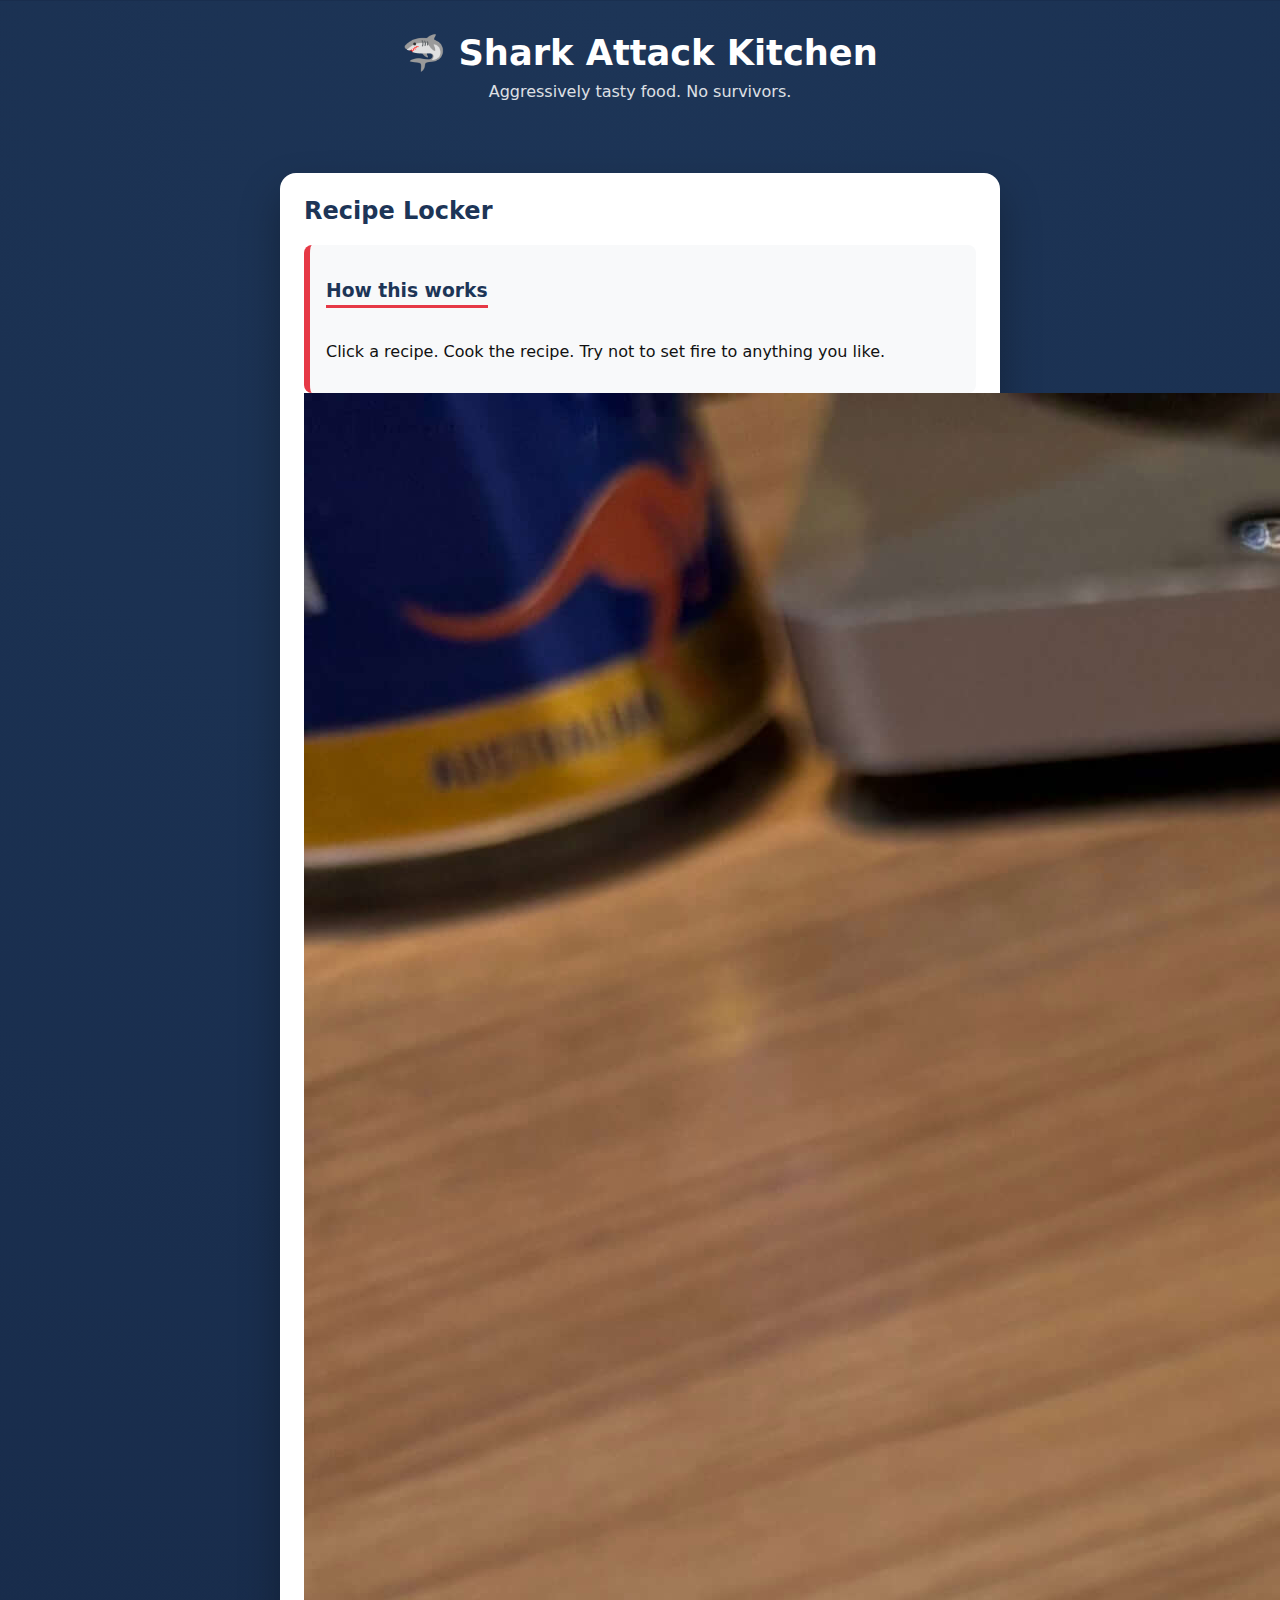
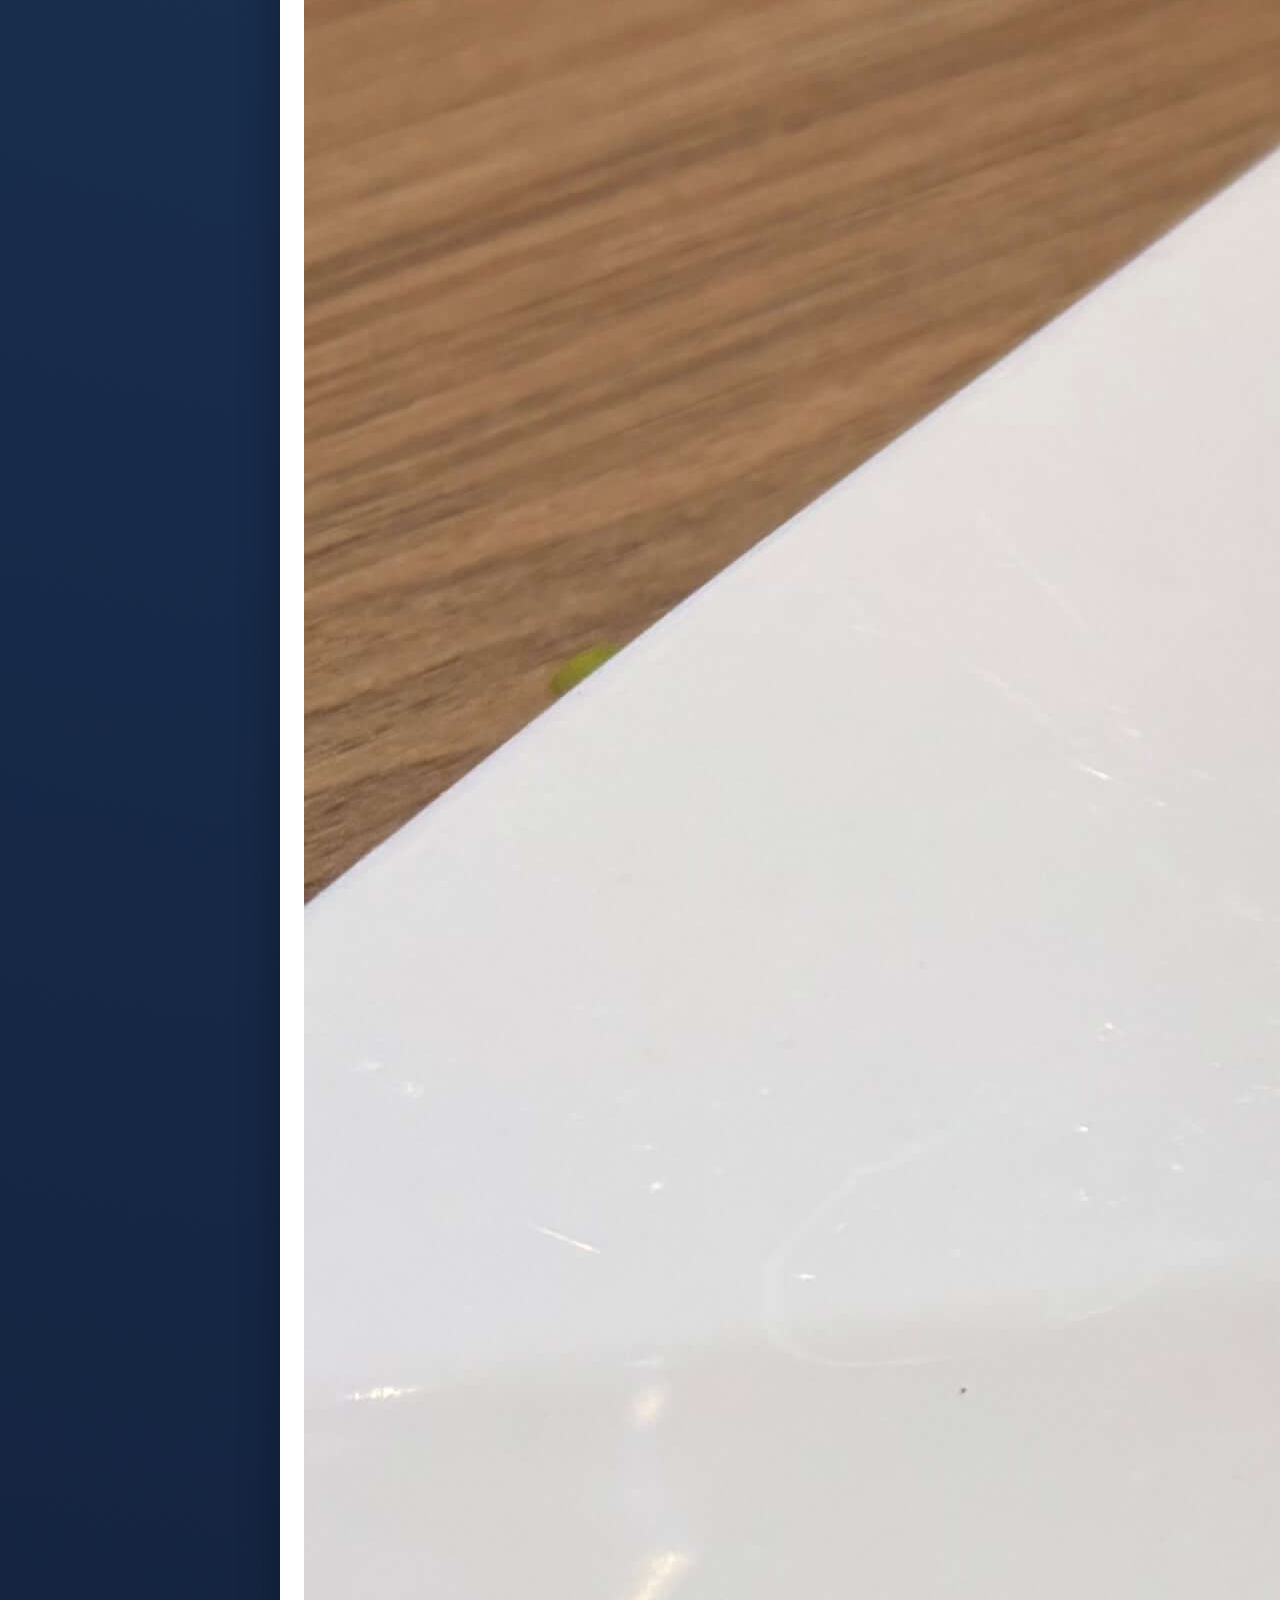
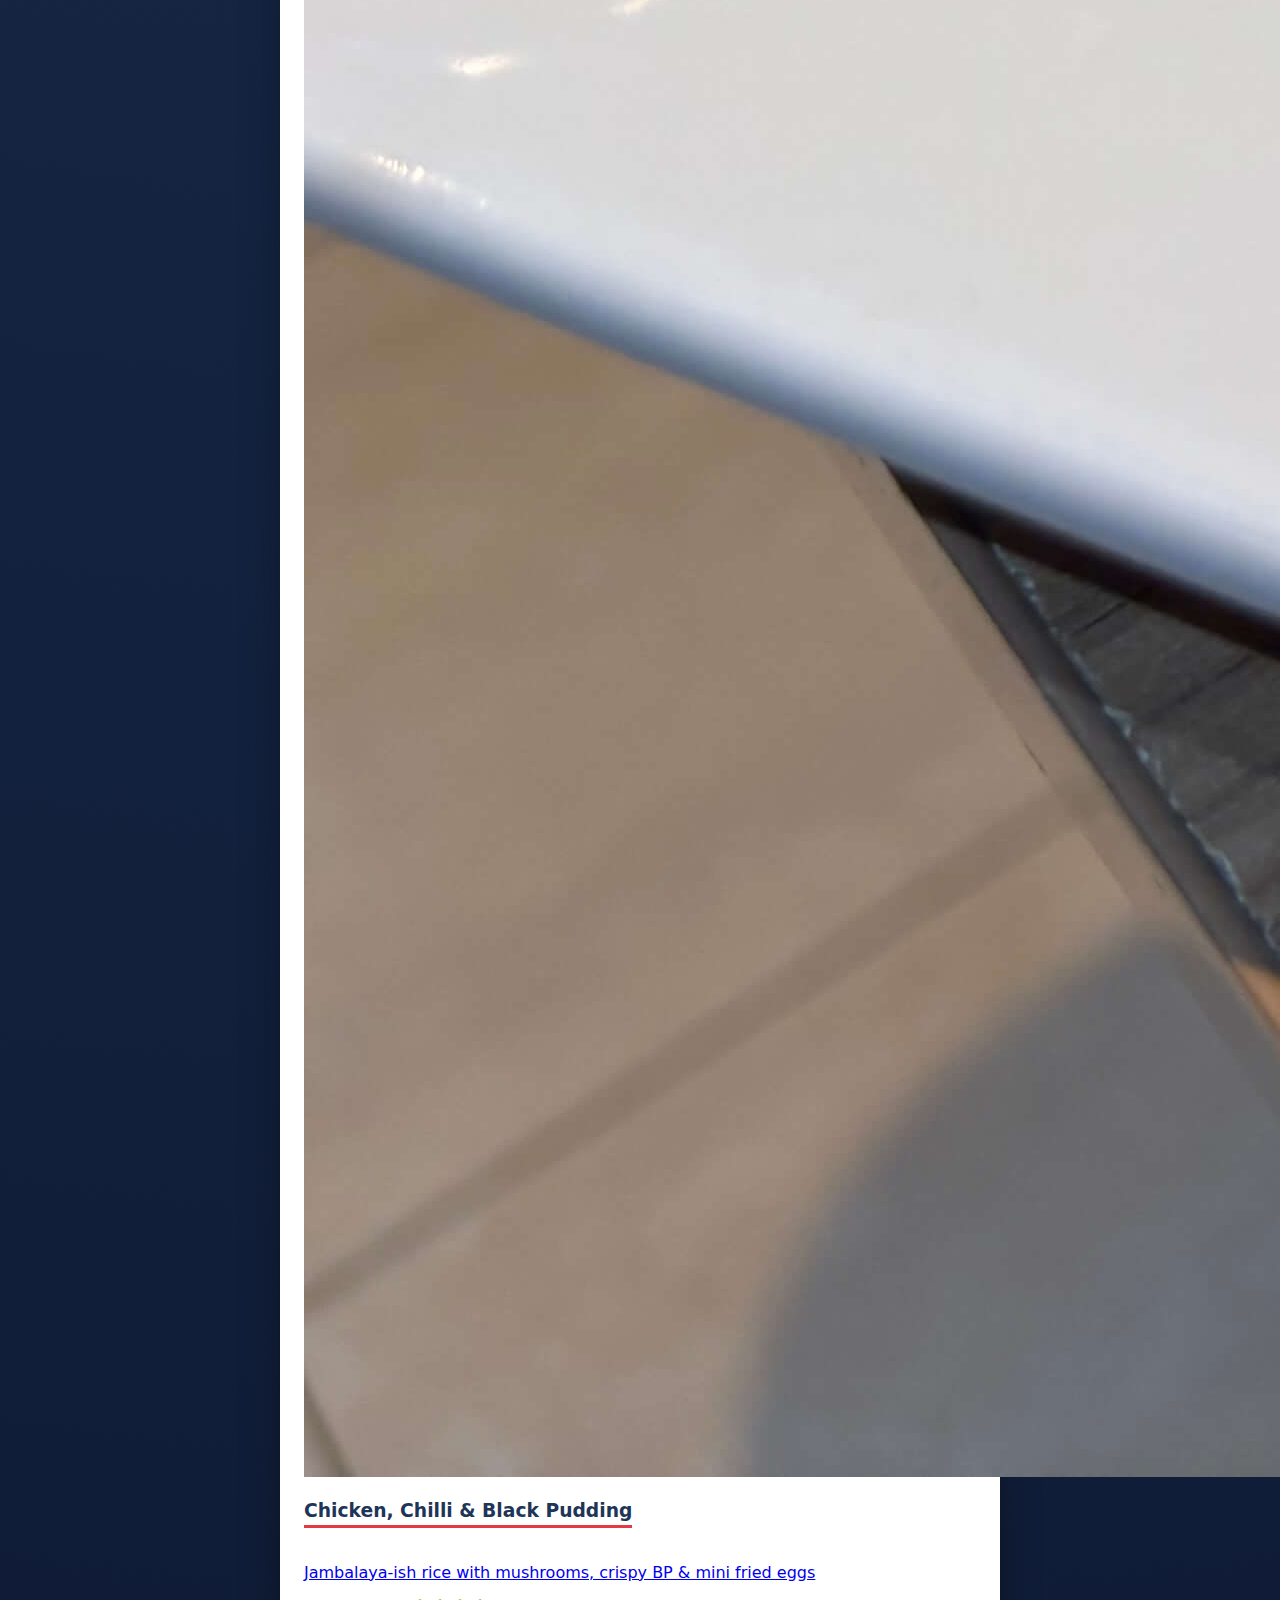
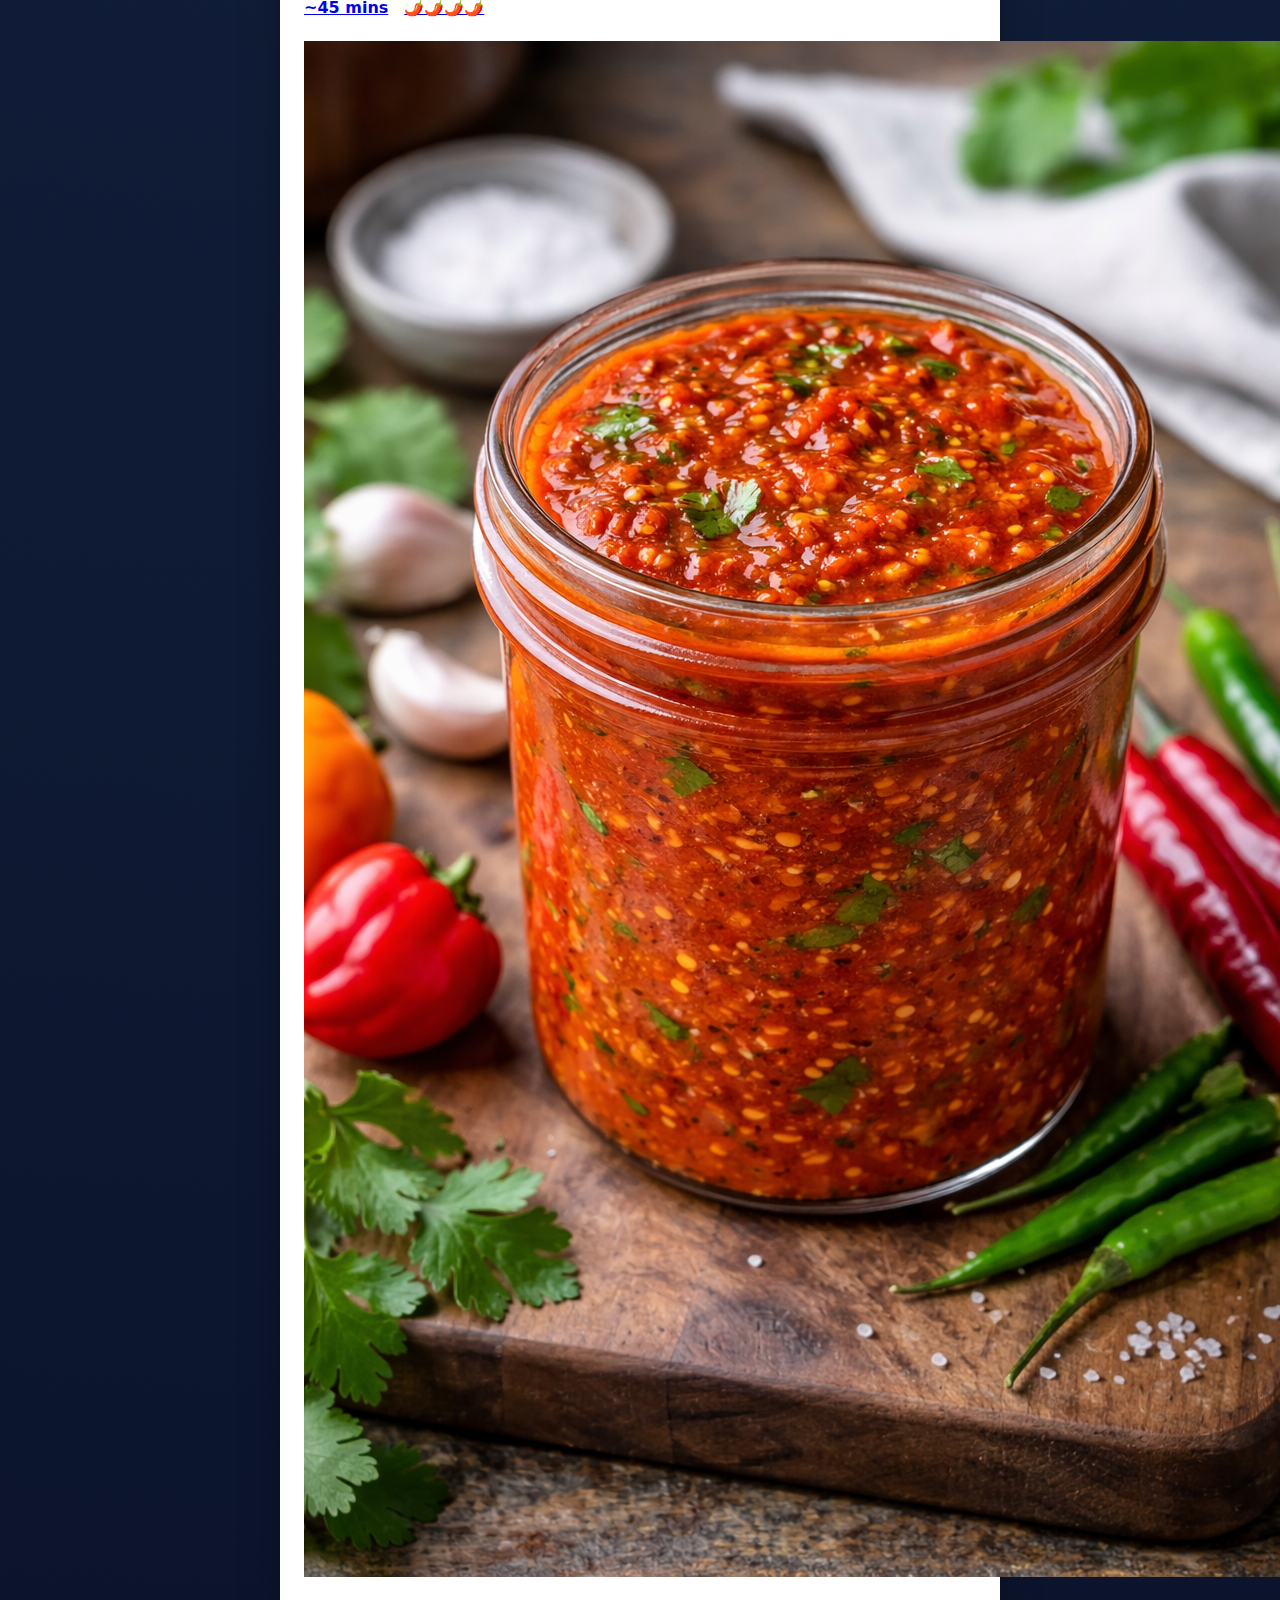
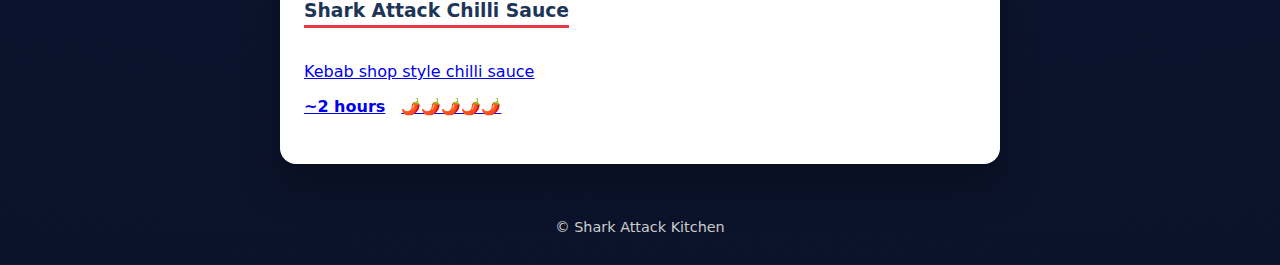
<file: index.html>
<!doctype html>
<html lang="en">
<head>
  <meta charset="utf-8" />
  <title>Shark Attack Kitchen — Recipes</title>
  <meta name="viewport" content="width=device-width, initial-scale=1" />
  <link rel="stylesheet" href="/css/styles.css" />
  <link rel="icon" href="images/favicon.png" type="image/png">
</head>
<body>

<header class="site-header">
  <h1>🦈 Shark Attack Kitchen</h1>
  <p class="tagline">Aggressively tasty food. No survivors.</p>
</header>

<main class="recipe-card">

  <h2>Recipe Locker</h2>

  <section class="notes">
    <h3>How this works</h3>
    <p>
      Click a recipe. Cook the recipe.
      Try not to set fire to anything you like.
    </p>
  </section>

  <section class="recipe-list">

  <a href="recipes/chicken-jambalayaish.html" class="recipe-tile">
    <div class="recipe-tile-image">
      <img
        src="images/chicken-jambalayaish.jpg"
        alt="Chicken, chilli and black pudding jambalaya-style rice"
      />
    </div>

    <div class="recipe-tile-content">
      <h3>Chicken, Chilli & Black Pudding</h3>
      <p class="subtitle">
        Jambalaya-ish rice with mushrooms, crispy BP &amp; mini fried eggs
      </p>
      <div class="meta">
        <span>~45 mins</span>
        <span>🌶️🌶️🌶️🌶️</span>
      </div>
    </div>
  </a>

    <a href="recipes/shark-attack-sauce.html" class="recipe-tile">
    <div class="recipe-tile-image">
      <img
        src="images/shark-attack-chilli-sauce.png"
        alt="Kebab shop style chilli sauce"
      />
    </div>

    <div class="recipe-tile-content">
      <h3>Shark Attack Chilli Sauce</h3>
      <p class="subtitle">
        Kebab shop style chilli sauce
      </p>
      <div class="meta">
        <span>~2 hours</span>
        <span>🌶️🌶️🌶️🌶️🌶️</span>
      </div>
    </div>
  </a>

</section>



</main>

<footer class="site-footer">
  <p>© Shark Attack Kitchen</p>
</footer>

</body>
</html>
</file>
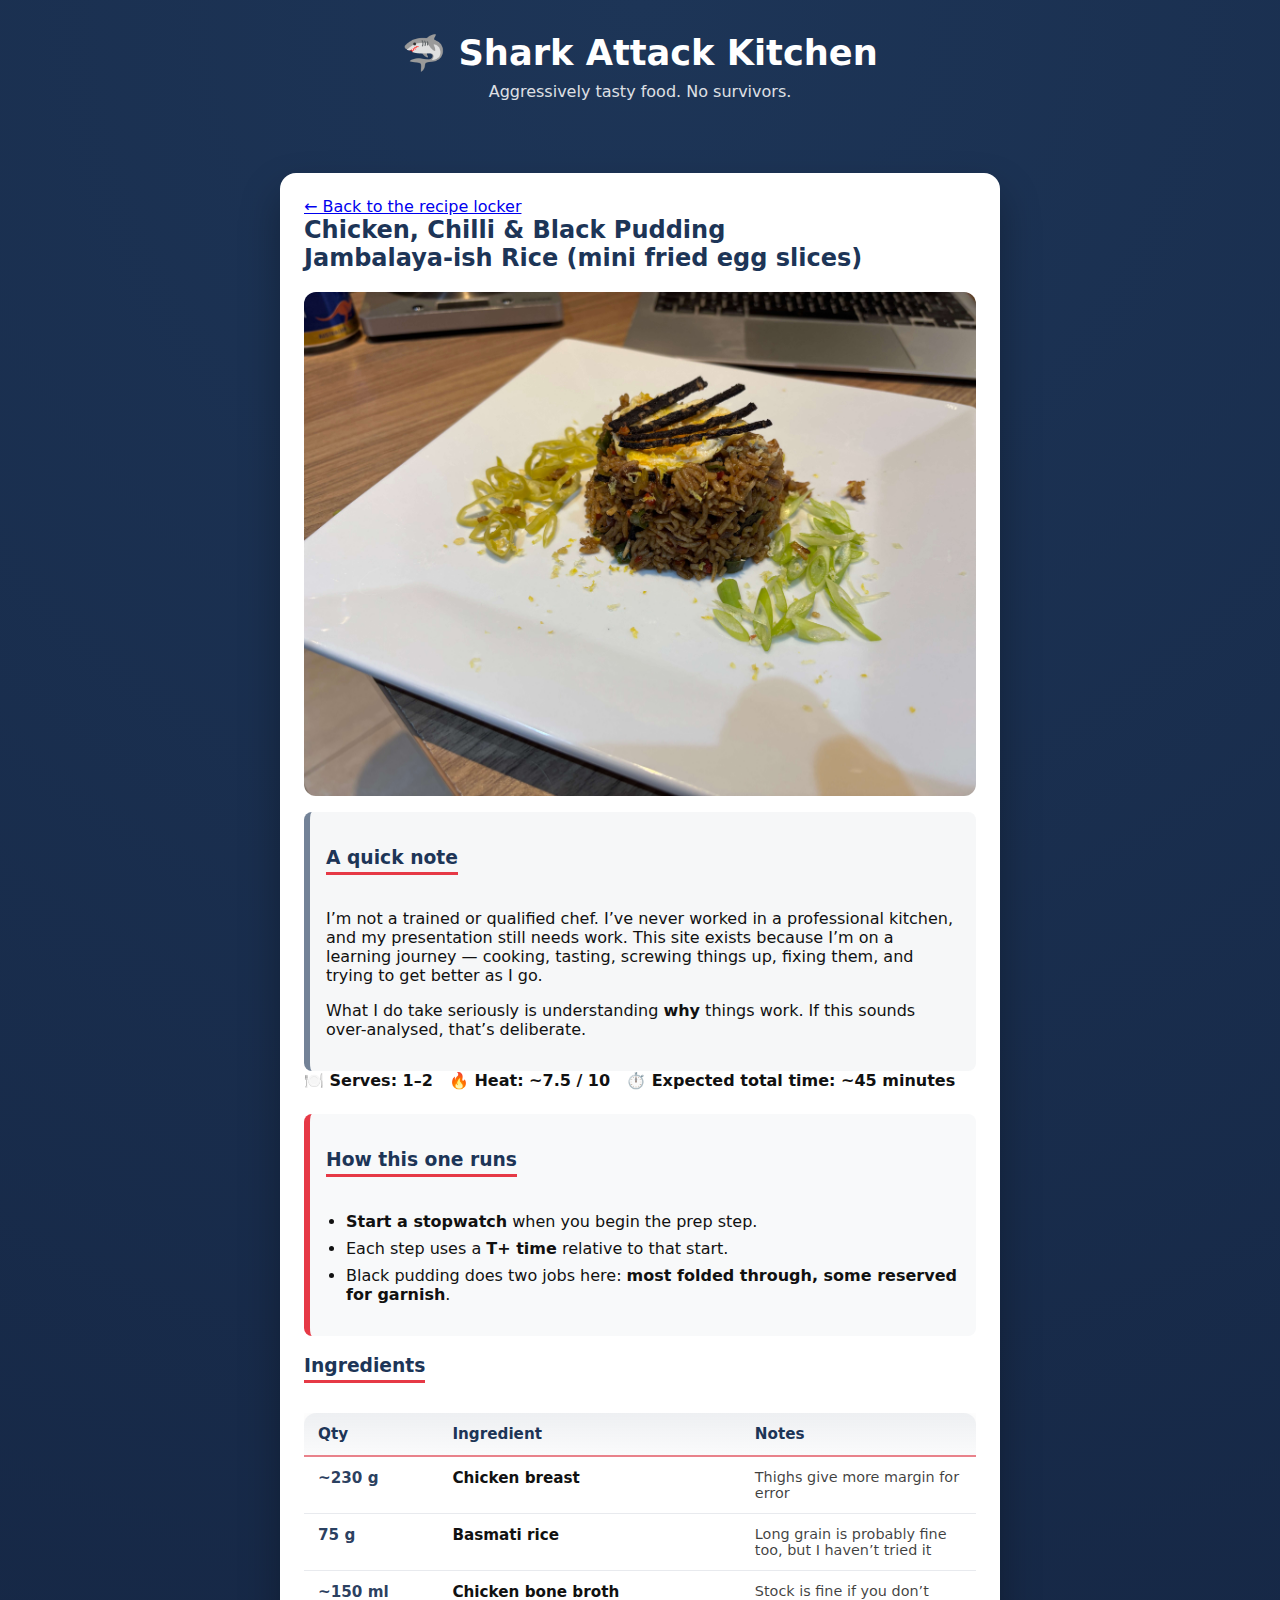
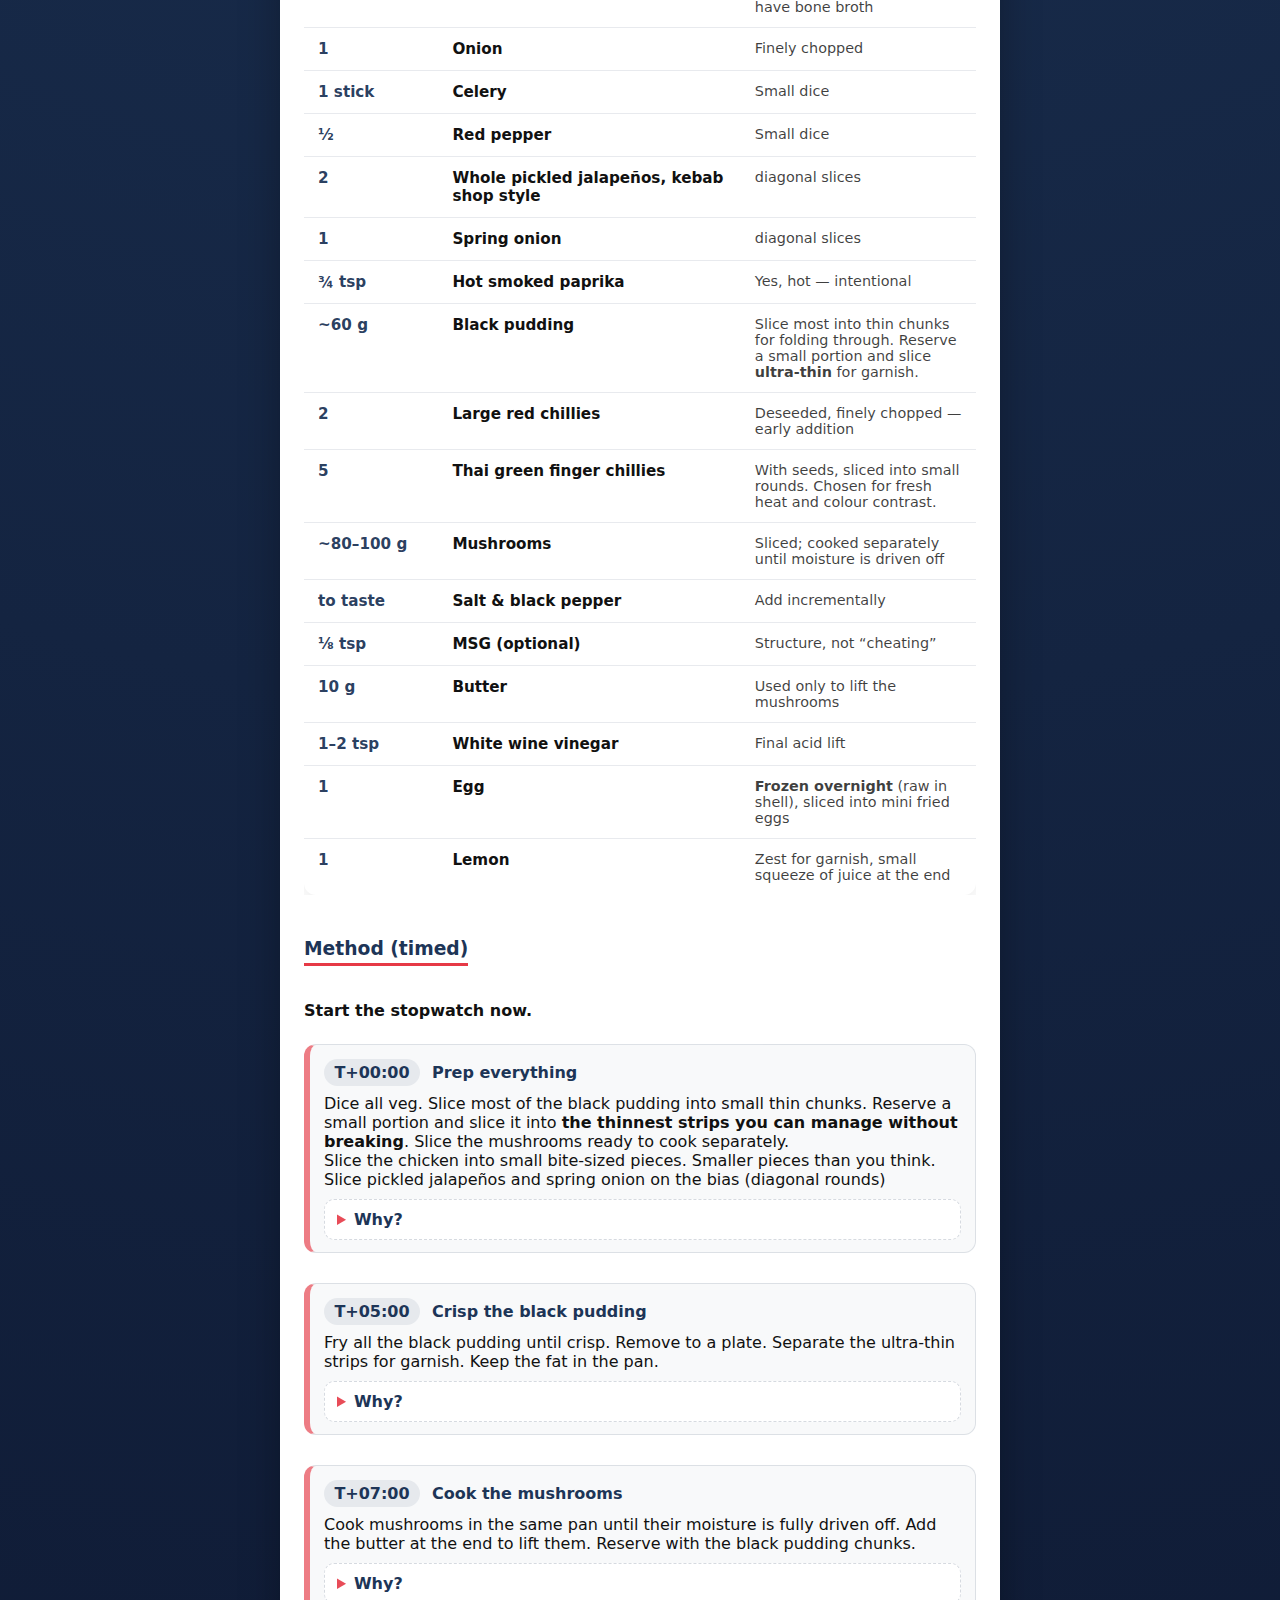
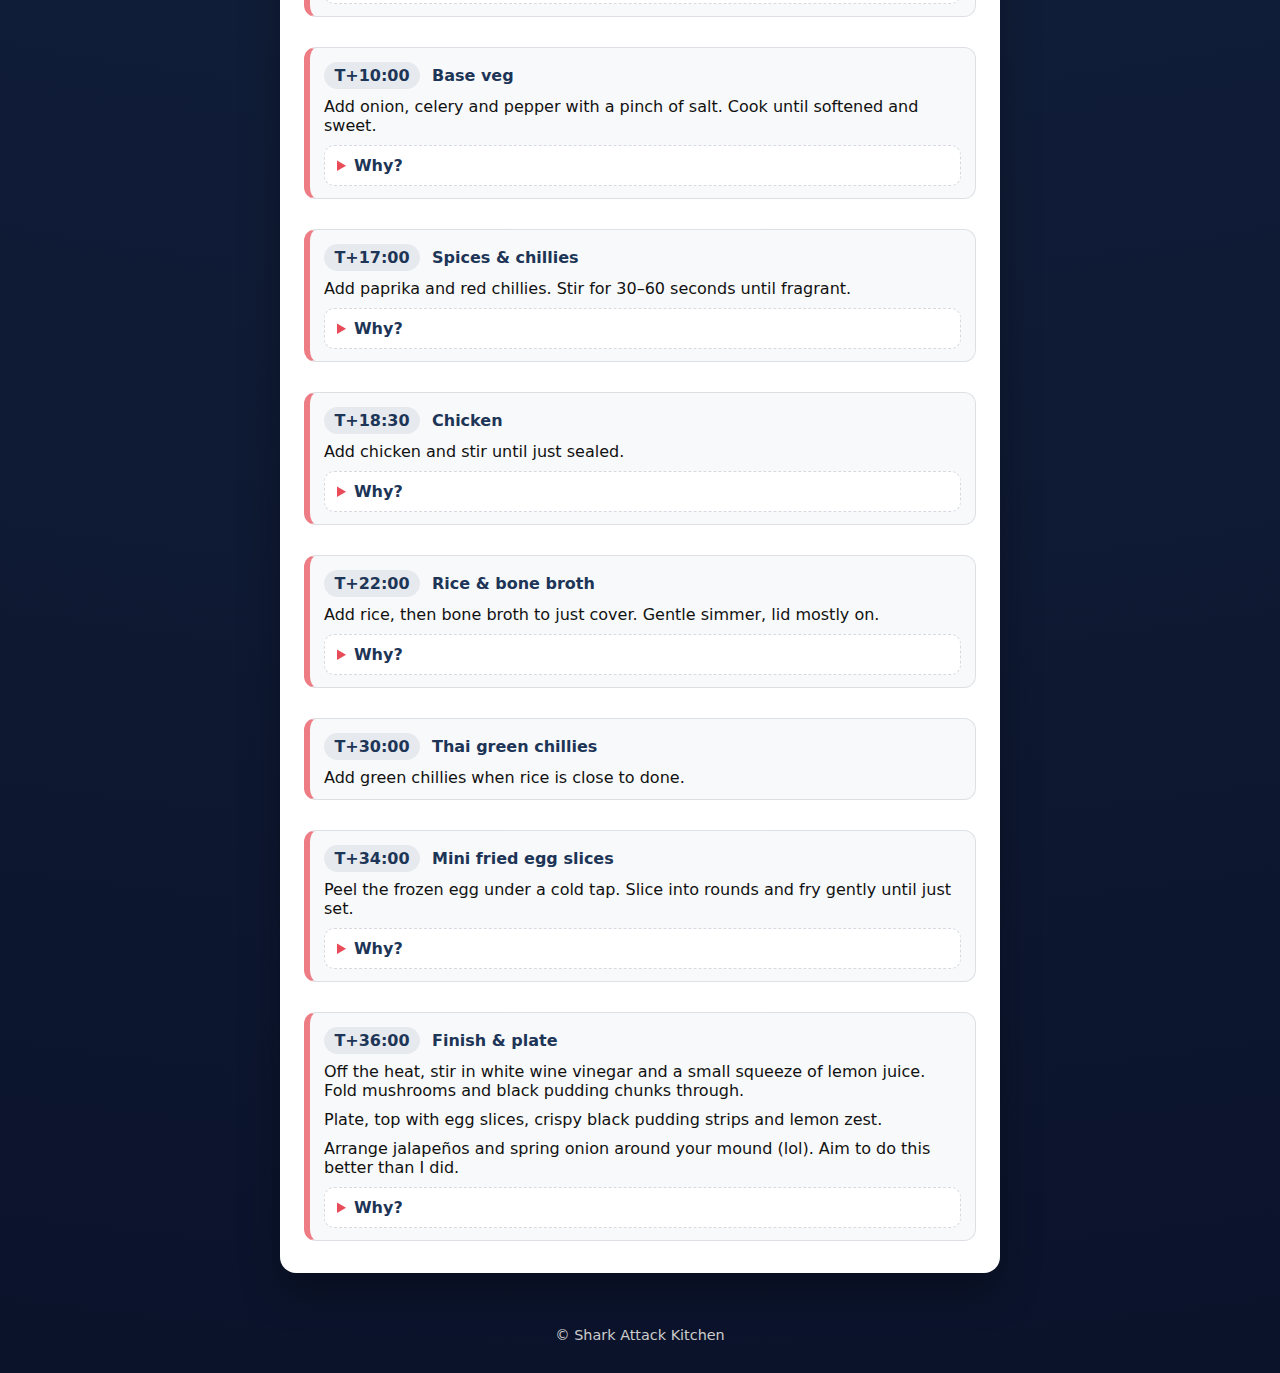
<file: recipes/chicken-jambalayaish.html>
<!doctype html>
<html lang="en">
<head>
  <meta charset="utf-8" />
  <title>Chicken, Chilli & Black Pudding – Jambalaya-ish Rice</title>
  <meta name="viewport" content="width=device-width, initial-scale=1" />
  <link rel="stylesheet" href="../css/styles.css" />
  <link rel="icon" href="../images/favicon.png" type="image/png">
</head>
<body>

<header class="site-header">
  <h1>🦈 Shark Attack Kitchen</h1>
  <p class="tagline">Aggressively tasty food. No survivors.</p>
</header>

<main class="recipe-card">

  <nav class="breadcrumb">
    <a href="../index.html" class="home-link">← Back to the recipe locker</a>
  </nav>

  <h2>Chicken, Chilli & Black Pudding<br>Jambalaya-ish Rice (mini fried egg slices)</h2>

  <img
    src="../images/chicken-jambalayaish.jpg"
    alt="Chicken, chilli and black pudding jambalaya-style rice with mushrooms, crispy black pudding and mini fried egg slices"
    class="recipe-image"
  />

  <section class="notes disclaimer">
    <h3>A quick note</h3>
    <p>
      I’m not a trained or qualified chef. I’ve never worked in a professional kitchen,
      and my presentation still needs work. This site exists because I’m on a learning
      journey — cooking, tasting, screwing things up, fixing them, and trying to get
      better as I go.
    </p>
    <p>
      What I do take seriously is understanding <strong>why</strong> things work.
      If this sounds over-analysed, that’s deliberate.
    </p>
  </section>

  <section class="meta">
    <span>🍽️ Serves: 1–2</span>
    <span>🔥 Heat: ~7.5 / 10</span>
    <span>⏱️ Expected total time: <strong>~45 minutes</strong></span>
  </section>

  <section class="notes">
    <h3>How this one runs</h3>
    <ul>
      <li><strong>Start a stopwatch</strong> when you begin the prep step.</li>
      <li>Each step uses a <strong>T+ time</strong> relative to that start.</li>
      <li>
        Black pudding does two jobs here:
        <strong>most folded through, some reserved for garnish</strong>.
      </li>
    </ul>
  </section>

  <section>
    <h3>Ingredients</h3>

    <div class="table-wrap">
      <table class="ingredients">
        <thead>
          <tr>
            <th style="width:20%;">Qty</th>
            <th>Ingredient</th>
            <th style="width:35%;">Notes</th>
          </tr>
        </thead>
        <tbody>

          <tr><td>~230 g</td><td>Chicken breast</td><td>Thighs give more margin for error</td></tr>
          <tr><td>75 g</td><td>Basmati rice</td><td>Long grain is probably fine too, but I haven’t tried it</td></tr>
          <tr><td>~150 ml</td><td>Chicken bone broth</td><td>Stock is fine if you don’t have bone broth</td></tr>

          <tr><td>1</td><td>Onion</td><td>Finely chopped</td></tr>
          <tr><td>1 stick</td><td>Celery</td><td>Small dice</td></tr>
          <tr><td>½</td><td>Red pepper</td><td>Small dice</td></tr>
           <tr><td>2</td><td>Whole pickled jalapeños, kebab shop style</td><td>diagonal slices</td></tr>
            <tr><td>1</td><td>Spring onion</td><td>diagonal slices</td></tr>

          <tr><td>¾ tsp</td><td>Hot smoked paprika</td><td>Yes, hot — intentional</td></tr>

          <tr>
            <td>~60 g</td>
            <td>Black pudding</td>
            <td>
              Slice most into thin chunks for folding through.
              Reserve a small portion and slice <strong>ultra-thin</strong> for garnish.
            </td>
          </tr>

          <tr><td>2</td><td>Large red chillies</td><td>Deseeded, finely chopped — early addition</td></tr>
          <tr>
            <td>5</td>
            <td>Thai green finger chillies</td>
            <td>
              With seeds, sliced into small rounds.
              Chosen for fresh heat and colour contrast.
            </td>
          </tr>

          <tr><td>~80–100 g</td><td>Mushrooms</td><td>Sliced; cooked separately until moisture is driven off</td></tr>
          <tr><td>to taste</td><td>Salt &amp; black pepper</td><td>Add incrementally</td></tr>
          <tr><td>⅛ tsp</td><td>MSG (optional)</td><td>Structure, not “cheating”</td></tr>
          <tr><td>10 g</td><td>Butter</td><td>Used only to lift the mushrooms</td></tr>
          <tr><td>1–2 tsp</td><td>White wine vinegar</td><td>Final acid lift</td></tr>

          <tr>
            <td>1</td>
            <td>Egg</td>
            <td><strong>Frozen overnight</strong> (raw in shell), sliced into mini fried eggs</td>
          </tr>

          <tr><td>1</td><td>Lemon</td><td>Zest for garnish, small squeeze of juice at the end</td></tr>

        </tbody>
      </table>
    </div>
  </section>

  <section>
    <h3>Method (timed)</h3>
    <p class="small-muted"><strong>Start the stopwatch now.</strong></p>

    <ol class="timed-steps">

      <li>
        <div class="step-head"><span class="t">T+00:00</span><div class="step-title">Prep everything</div></div>
        <div class="step-body">
          <p>
            Dice all veg. Slice most of the black pudding into small thin chunks.
            Reserve a small portion and slice it into <strong>the thinnest strips you can manage without breaking</strong>.
            Slice the mushrooms ready to cook separately. <br />Slice the chicken into small bite-sized pieces. Smaller pieces than you think.<br />
            Slice pickled jalapeños and spring onion on the bias (diagonal rounds)
          </p>
          <details class="why">
            <summary>Why?</summary>
            <p>
              The dish moves quickly once heat is on. Prep first removes hesitation.
              Splitting the black pudding gives you depth <em>and</em> crunch rather than having to choose.
            </p>
          </details>
        </div>
      </li>

      <li>
        <div class="step-head"><span class="t">T+05:00</span><div class="step-title">Crisp the black pudding</div></div>
        <div class="step-body">
          <p>
            Fry all the black pudding until crisp. Remove to a plate.
            Separate the ultra-thin strips for garnish. Keep the fat in the pan.
          </p>
          <details class="why">
            <summary>Why?</summary>
            <p>
              This renders fat that seasons everything downstream.
              Thin strips crisp harder — keep them pristine.
            </p>
          </details>
        </div>
      </li>

      <li>
        <div class="step-head"><span class="t">T+07:00</span><div class="step-title">Cook the mushrooms</div></div>
        <div class="step-body">
          <p>
            Cook mushrooms in the same pan until their moisture is fully driven off.
            Add the butter at the end to lift them. Reserve with the black pudding chunks.
          </p>
          <details class="why">
            <summary>Why?</summary>
            <p>
              Mushrooms dump water. Cooking them separately keeps rice texture under control
              while still adding umami.
            </p>
          </details>
        </div>
      </li>

      <li>
        <div class="step-head"><span class="t">T+10:00</span><div class="step-title">Base veg</div></div>
        <div class="step-body">
          <p>Add onion, celery and pepper with a pinch of salt. Cook until softened and sweet.</p>
          <details class="why">
            <summary>Why?</summary>
            <p>Undercook this and the dish tastes raw no matter what you do later.</p>
          </details>
        </div>
      </li>

      <li>
        <div class="step-head"><span class="t">T+17:00</span><div class="step-title">Spices & chillies</div></div>
        <div class="step-body">
          <p>Add paprika and red chillies. Stir for 30–60 seconds until fragrant.</p>
          <details class="why">
            <summary>Why?</summary>
            <p>Blooming spices briefly avoids bitterness while unlocking flavour.</p>
          </details>
        </div>
      </li>

      <li>
        <div class="step-head"><span class="t">T+18:30</span><div class="step-title">Chicken</div></div>
        <div class="step-body">
          <p>Add chicken and stir until just sealed.</p>
          <details class="why">
            <summary>Why?</summary>
            <p>Firms texture so it survives the simmer.</p>
          </details>
        </div>
      </li>

      <li>
        <div class="step-head"><span class="t">T+22:00</span><div class="step-title">Rice & bone broth</div></div>
        <div class="step-body">
          <p>Add rice, then bone broth to just cover. Gentle simmer, lid mostly on.</p>
          <details class="why">
            <summary>Why?</summary>
            <p>Even hydration, defined grains.</p>
          </details>
        </div>
      </li>

      <li>
        <div class="step-head"><span class="t">T+30:00</span><div class="step-title">Thai green chillies</div></div>
        <div class="step-body">
          <p>Add green chillies when rice is close to done.</p>
        </div>
      </li>

      <li>
        <div class="step-head"><span class="t">T+34:00</span><div class="step-title">Mini fried egg slices</div></div>
        <div class="step-body">
          <p>
            Peel the frozen egg under a cold tap. Slice into rounds and fry gently until just set.
          </p>
          <details class="why">
            <summary>Why?</summary>
            <p>Freezing allows slicing, giving yolk distribution without excess white.</p>
          </details>
        </div>
      </li>

      <li>
        <div class="step-head"><span class="t">T+36:00</span><div class="step-title">Finish & plate</div></div>
        <div class="step-body">
          <p>
            Off the heat, stir in white wine vinegar and a small squeeze of lemon juice.
            Fold mushrooms and black pudding chunks through.
            </p>
            <p>
            Plate, top with egg slices, crispy black pudding strips and lemon zest.
            </p>
            <p>
            Arrange jalapeños and spring onion around your mound (lol). Aim to do this better than I did. 
          </p>
          <details class="why">
            <summary>Why?</summary>
            <p>
              Acid wakes it up; zest hits the nose; crunch stays crunch.
            </p>
          </details>
        </div>
      </li>

    </ol>
  </section>

</main>

<footer class="site-footer">
  <p>© Shark Attack Kitchen</p>
</footer>

</body>
</html>
</file>
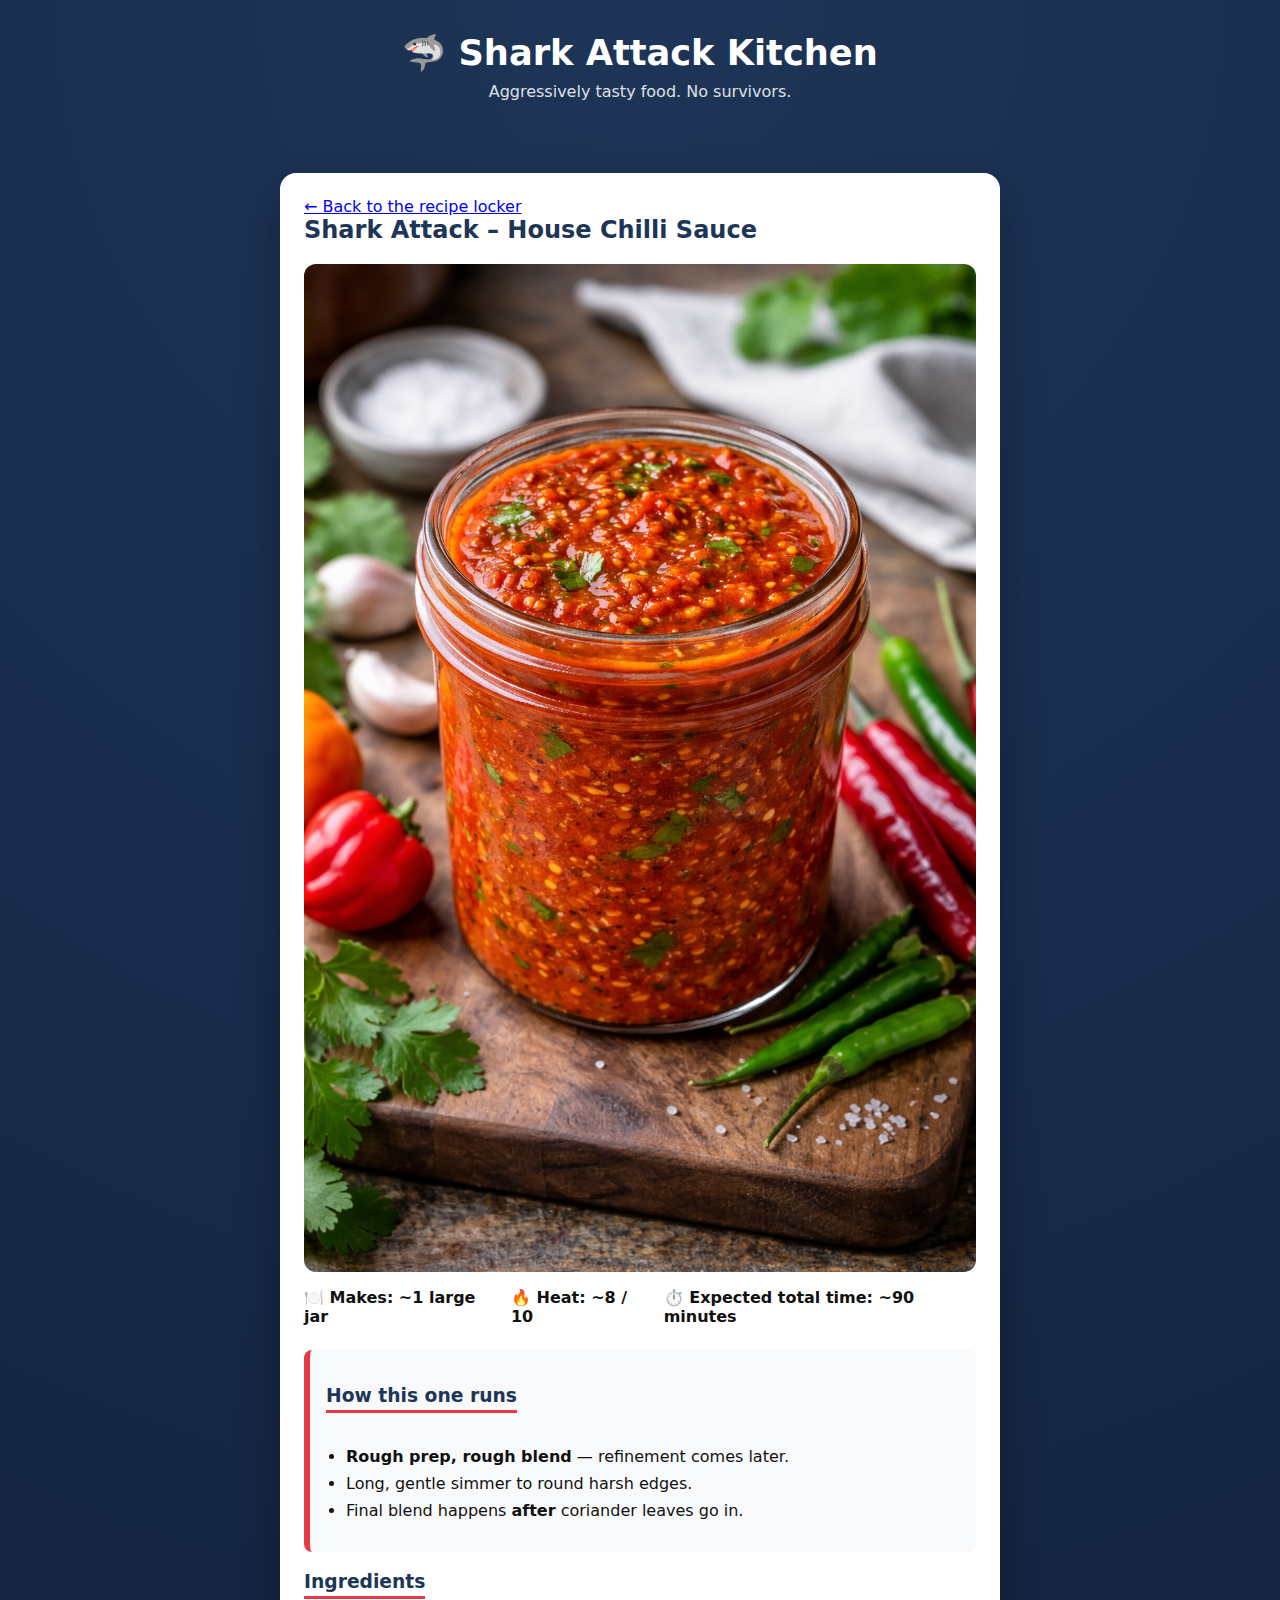
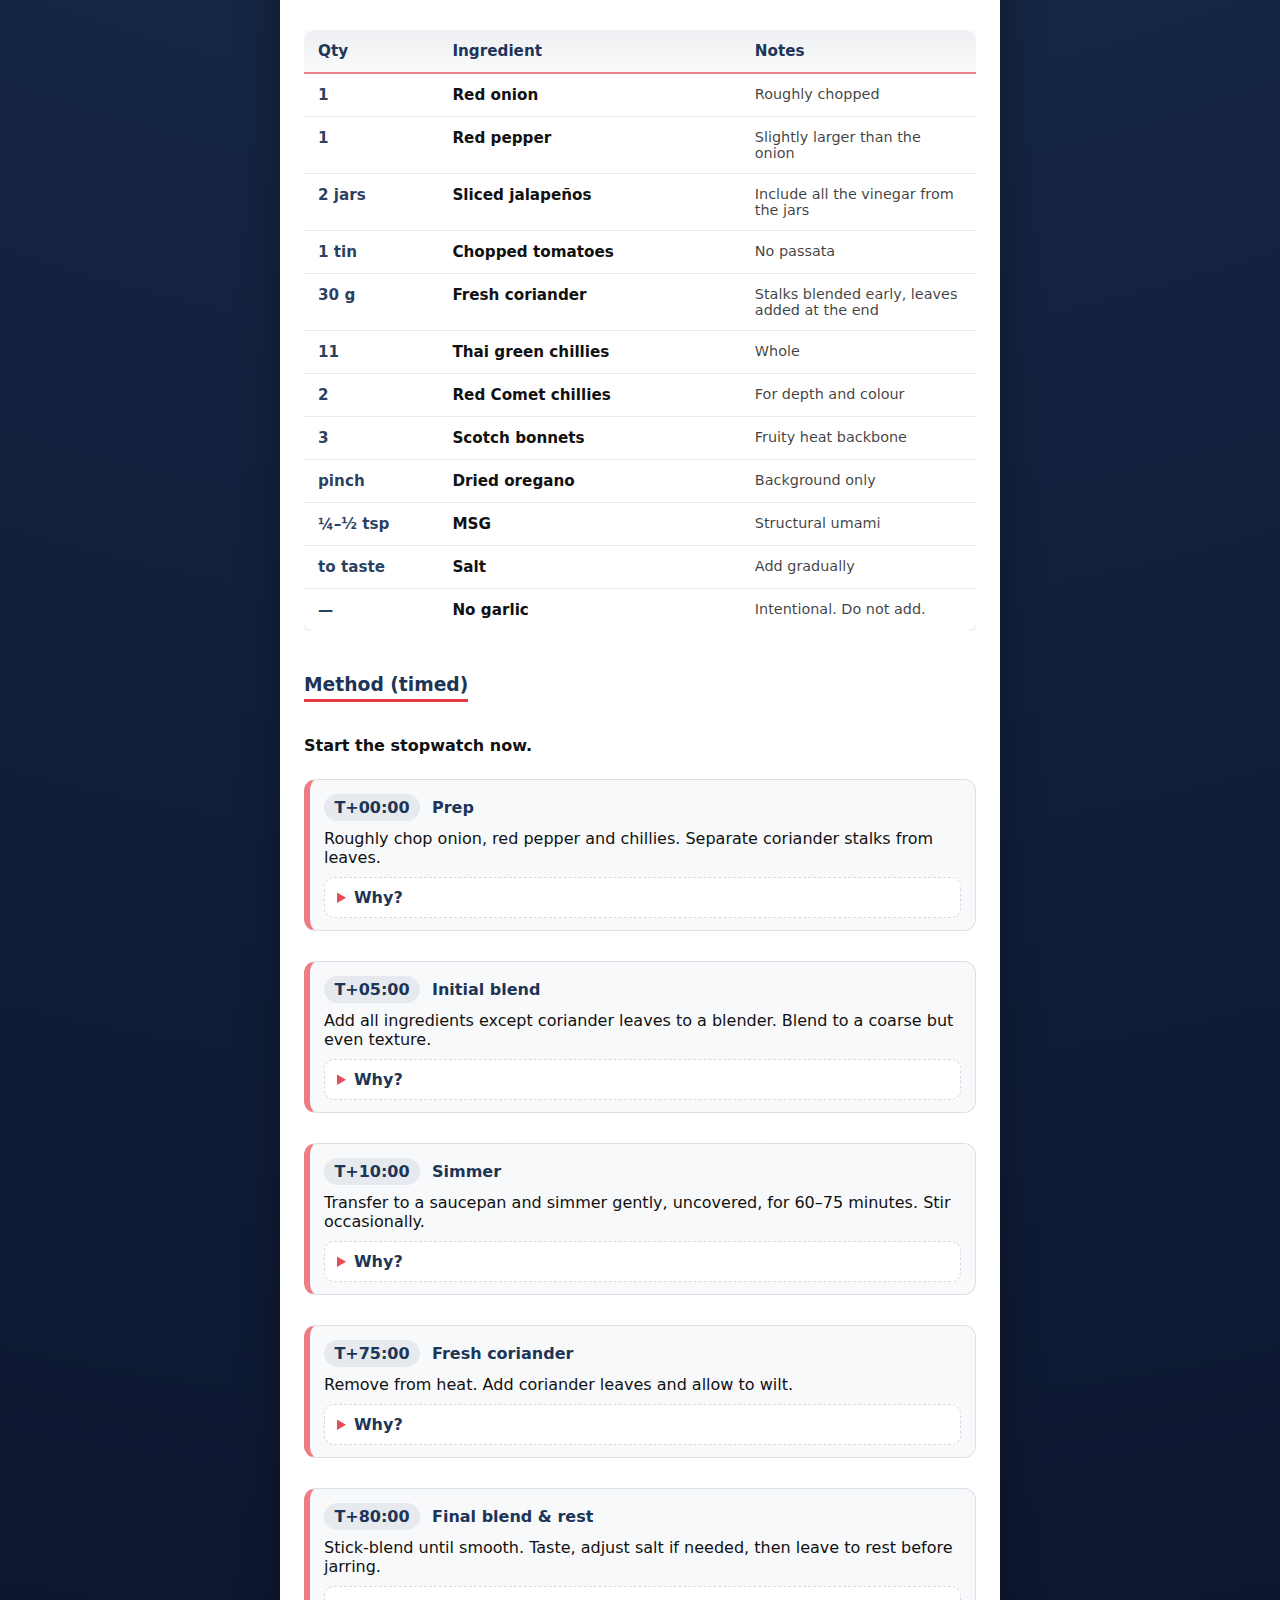
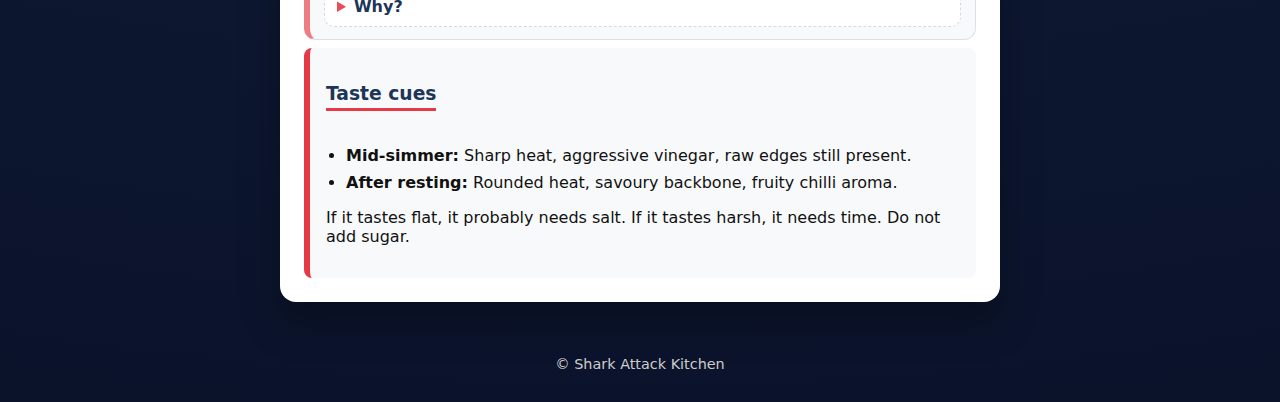
<file: recipes/shark-attack-sauce.html>
<!doctype html>
<html lang="en">
<head>
  <meta charset="utf-8" />
  <title>Shark Attack – House Chilli Sauce</title>
  <meta name="viewport" content="width=device-width, initial-scale=1" />
  <!-- If this file lives in /recipes/, keep ../ -->
  <link rel="stylesheet" href="../css/styles.css" />
  <link rel="icon" href="../images/favicon.png" type="image/png">
</head>
<body>

<header class="site-header">
  <h1>🦈 Shark Attack Kitchen</h1>
  <p class="tagline">Aggressively tasty food. No survivors.</p>
</header>

<main class="recipe-card">
  <nav class="breadcrumb">
    <a href="../index.html" class="home-link">← Back to the recipe locker</a>
  </nav>
  <!-- =========================
       TITLE + HERO IMAGE
       ========================= -->
  <h2>Shark Attack – House Chilli Sauce</h2>

  <img
    src="../images/shark-attack-chilli-sauce.png"
    alt="Bright red homemade chilli sauce with visible chilli seeds and coriander"
    class="recipe-image"
  />

  <!-- =========================
       META
       ========================= -->
  <section class="meta">
    <span>🍽️ Makes: ~1 large jar</span>
    <span>🔥 Heat: ~8 / 10</span>
    <span>⏱️ Expected total time: <strong>~90 minutes</strong></span>
  </section>

  <!-- =========================
       HOW THIS RUNS
       ========================= -->
  <section class="notes">
    <h3>How this one runs</h3>
    <ul>
      <li><strong>Rough prep, rough blend</strong> — refinement comes later.</li>
      <li>Long, gentle simmer to round harsh edges.</li>
      <li>Final blend happens <strong>after</strong> coriander leaves go in.</li>
    </ul>
  </section>

  <!-- =========================
       INGREDIENTS
       ========================= -->
  <section>
    <h3>Ingredients</h3>

    <div class="table-wrap">
      <table class="ingredients">
        <thead>
          <tr>
            <th style="width: 20%;">Qty</th>
            <th>Ingredient</th>
            <th style="width: 35%;">Notes</th>
          </tr>
        </thead>
        <tbody>

          <tr><td>1</td><td>Red onion</td><td>Roughly chopped</td></tr>
          <tr><td>1</td><td>Red pepper</td><td>Slightly larger than the onion</td></tr>

          <tr>
            <td>2 jars</td>
            <td>Sliced jalapeños</td>
            <td>Include all the vinegar from the jars</td>
          </tr>

          <tr><td>1 tin</td><td>Chopped tomatoes</td><td>No passata</td></tr>

          <tr>
            <td>30 g</td>
            <td>Fresh coriander</td>
            <td>Stalks blended early, leaves added at the end</td>
          </tr>

          <tr><td>11</td><td>Thai green chillies</td><td>Whole</td></tr>
          <tr><td>2</td><td>Red Comet chillies</td><td>For depth and colour</td></tr>
          <tr><td>3</td><td>Scotch bonnets</td><td>Fruity heat backbone</td></tr>

          <tr><td>pinch</td><td>Dried oregano</td><td>Background only</td></tr>
          <tr><td>¼–½ tsp</td><td>MSG</td><td>Structural umami</td></tr>
          <tr><td>to taste</td><td>Salt</td><td>Add gradually</td></tr>

          <tr>
            <td>—</td>
            <td><strong>No garlic</strong></td>
            <td>Intentional. Do not add.</td>
          </tr>

        </tbody>
      </table>
    </div>
  </section>

  <!-- =========================
       METHOD (TIMED)
       ========================= -->
  <section>
    <h3>Method (timed)</h3>
    <p class="small-muted"><strong>Start the stopwatch now.</strong></p>

    <ol class="timed-steps">

      <!-- STEP -->
      <li>
        <div class="step-head">
          <span class="t">T+00:00</span>
          <div class="step-title">Prep</div>
        </div>

        <div class="step-body">
          <p>
            Roughly chop onion, red pepper and chillies.
            Separate coriander stalks from leaves.
          </p>

          <details class="why">
            <summary>Why?</summary>
            <p>
              Precision doesn’t matter here — everything gets blended.
              Speed matters more than knife work.
            </p>
          </details>
        </div>
      </li>

      <!-- STEP -->
      <li>
        <div class="step-head">
          <span class="t">T+05:00</span>
          <div class="step-title">Initial blend</div>
        </div>

        <div class="step-body">
          <p>
            Add all ingredients except coriander leaves to a blender.
            Blend to a coarse but even texture.
          </p>

          <details class="why">
            <summary>Why?</summary>
            <p>
              A rough blend prevents bitterness and keeps texture alive
              through the simmer.
            </p>
          </details>
        </div>
      </li>

      <!-- STEP -->
      <li>
        <div class="step-head">
          <span class="t">T+10:00</span>
          <div class="step-title">Simmer</div>
        </div>

        <div class="step-body">
          <p>
            Transfer to a saucepan and simmer gently, uncovered,
            for 60–75 minutes. Stir occasionally.
          </p>

          <details class="why">
            <summary>Why?</summary>
            <p>
              Time smooths raw chilli heat, cooks out onion harshness,
              and lets the vinegar integrate rather than dominate.
            </p>
          </details>
        </div>
      </li>

      <!-- STEP -->
      <li>
        <div class="step-head">
          <span class="t">T+75:00</span>
          <div class="step-title">Fresh coriander</div>
        </div>

        <div class="step-body">
          <p>
            Remove from heat. Add coriander leaves and allow to wilt.
          </p>

          <details class="why">
            <summary>Why?</summary>
            <p>
              Adding leaves off-heat preserves brightness and aroma.
            </p>
          </details>
        </div>
      </li>

      <!-- STEP -->
      <li>
        <div class="step-head">
          <span class="t">T+80:00</span>
          <div class="step-title">Final blend & rest</div>
        </div>

        <div class="step-body">
          <p>
            Stick-blend until smooth.
            Taste, adjust salt if needed, then leave to rest before jarring.
          </p>

          <details class="why">
            <summary>Why?</summary>
            <p>
              Resting allows heat, acid and umami to rebalance.
              It will taste better tomorrow.
            </p>
          </details>
        </div>
      </li>

    </ol>
  </section>

  <!-- =========================
       TASTE / TROUBLESHOOTING
       ========================= -->
  <section class="notes">
    <h3>Taste cues</h3>
    <ul>
      <li>
        <strong>Mid-simmer:</strong>
        Sharp heat, aggressive vinegar, raw edges still present.
      </li>
      <li>
        <strong>After resting:</strong>
        Rounded heat, savoury backbone, fruity chilli aroma.
      </li>
    </ul>

    <p class="small-muted">
      If it tastes flat, it probably needs salt.
      If it tastes harsh, it needs time.
      Do not add sugar.
    </p>
  </section>

</main>

<footer class="site-footer">
  <p>© Shark Attack Kitchen</p>
</footer>

</body>
</html>
</file>
<file: css/styles.css>
:root {
  --bg: #0b132b;
  --card: #ffffff;
  --accent: #e63946;
  --secondary: #1d3557;
}

* {
  box-sizing: border-box;
}

body {
  margin: 0;
  font-family: system-ui, -apple-system, BlinkMacSystemFont, sans-serif;
  background: radial-gradient(circle at top, #1d3557, #0b132b);
  color: #111;
}

.site-header {
  text-align: center;
  padding: 32px 16px;
  color: #fff;
}

.site-header h1 {
  margin: 0;
  font-size: 2.2rem;
}

.tagline {
  margin-top: 8px;
  opacity: 0.85;
}

.recipe-card {
  background: var(--card);
  max-width: 720px;
  margin: 24px auto;
  padding: 24px;
  border-radius: 16px;
  box-shadow: 0 20px 40px rgba(0,0,0,0.3);
}

.recipe-card h2 {
  margin-top: 0;
  color: var(--secondary);
}

.recipe-image {
  width: 100%;
  display: block;
  border-radius: 12px;
  margin: 16px 0;
}

.meta {
  display: flex;
  gap: 16px;
  font-weight: 600;
  margin-bottom: 24px;
}

h3 {
  color: var(--secondary);
  border-bottom: 3px solid var(--accent);
  display: inline-block;
  padding-bottom: 4px;
}

ul, ol {
  padding-left: 20px;
}

li {
  margin: 8px 0;
}

.notes {
  background: #f8f9fa;
  border-left: 6px solid var(--accent);
  padding: 16px;
  border-radius: 8px;
}

.site-footer {
  text-align: center;
  color: #ccc;
  padding: 16px;
  font-size: 0.9rem;
}

.tile-image {
  width: 140px;
  height: 92px;
  object-fit: cover;
  border-radius: 10px;
}

@media (max-width: 520px) {
  .tile-image {
    width: 100%;
    height: 160px;
  }
}

/* --- Timed method: less bunched, more readable --- */
.timed-steps {
  list-style: none;
  padding: 0;
  margin: 0;
  display: grid;
  gap: 14px;
}

.timed-steps li {
  background: #f8f9fa;
  border: 1px solid rgba(29,53,87,0.12);
  border-left: 6px solid rgba(230,57,70,0.65);
  border-radius: 12px;
  padding: 14px 14px 12px;
}

.step-head {
  display: flex;
  align-items: baseline;
  gap: 12px;
  margin-bottom: 8px;
}

.t {
  display: inline-block;
  font-weight: 900;
  color: var(--secondary);
  padding: 4px 10px;
  border-radius: 999px;
  background: rgba(29,53,87,0.08);
  min-width: 96px;
  text-align: center;
}

.step-title {
  font-weight: 900;
  color: var(--secondary);
  line-height: 1.15;
}

.step-body {
  margin: 0;
}

.step-body p {
  margin: 0 0 10px;
}

.step-body p:last-child {
  margin-bottom: 0;
}

/* --- Why? disclosure --- */
.why {
  margin-top: 10px;
  background: #ffffff;
  border: 1px dashed rgba(29,53,87,0.18);
  border-radius: 10px;
  padding: 10px 12px;
}

.why summary {
  cursor: pointer;
  font-weight: 800;
  color: var(--secondary);
  user-select: none;
}

.why summary::marker {
  color: rgba(230,57,70,0.9);
}

.why p {
  margin: 10px 0 0;
  opacity: 0.9;
}

/* =========================
   Ingredients table styling
   ========================= */

.table-wrap {
  overflow-x: auto;
  margin: 12px 0 24px;
}

.ingredients {
  width: 100%;
  border-collapse: separate;
  border-spacing: 0;
  background: #ffffff;
  border-radius: 12px;
  box-shadow: 0 6px 18px rgba(0,0,0,0.08);
  overflow: hidden;
  font-size: 0.95rem;
}

.ingredients thead th {
  background: linear-gradient(
    to bottom,
    rgba(29,53,87,0.08),
    rgba(29,53,87,0.02)
  );
  color: var(--secondary);
  font-weight: 900;
  text-align: left;
  padding: 12px 14px;
  border-bottom: 2px solid rgba(230,57,70,0.6);
}

.ingredients tbody td {
  padding: 12px 14px;
  vertical-align: top;
  border-bottom: 1px solid rgba(29,53,87,0.10);
}

/* Remove final border */
.ingredients tbody tr:last-child td {
  border-bottom: none;
}

/* Qty column */
.ingredients td:first-child {
  font-weight: 900;
  white-space: nowrap;
  color: rgba(29,53,87,0.95);
  font-variant-numeric: tabular-nums;
}

/* Ingredient name column */
.ingredients td:nth-child(2) {
  font-weight: 700;
}

/* Notes column */
.ingredients td:last-child {
  color: rgba(0,0,0,0.75);
  font-size: 0.9rem;
}

/* Row hover – subtle, not wanky */
.ingredients tbody tr:hover {
  background: rgba(29,53,87,0.04);
}

/* Mobile tightening */
@media (max-width: 520px) {
  .ingredients thead th,
  .ingredients tbody td {
    padding: 10px 10px;
  }
}

.disclaimer {
  border-left-color: rgba(29,53,87,0.6);
  background: rgba(29,53,87,0.04);
}
</file>
